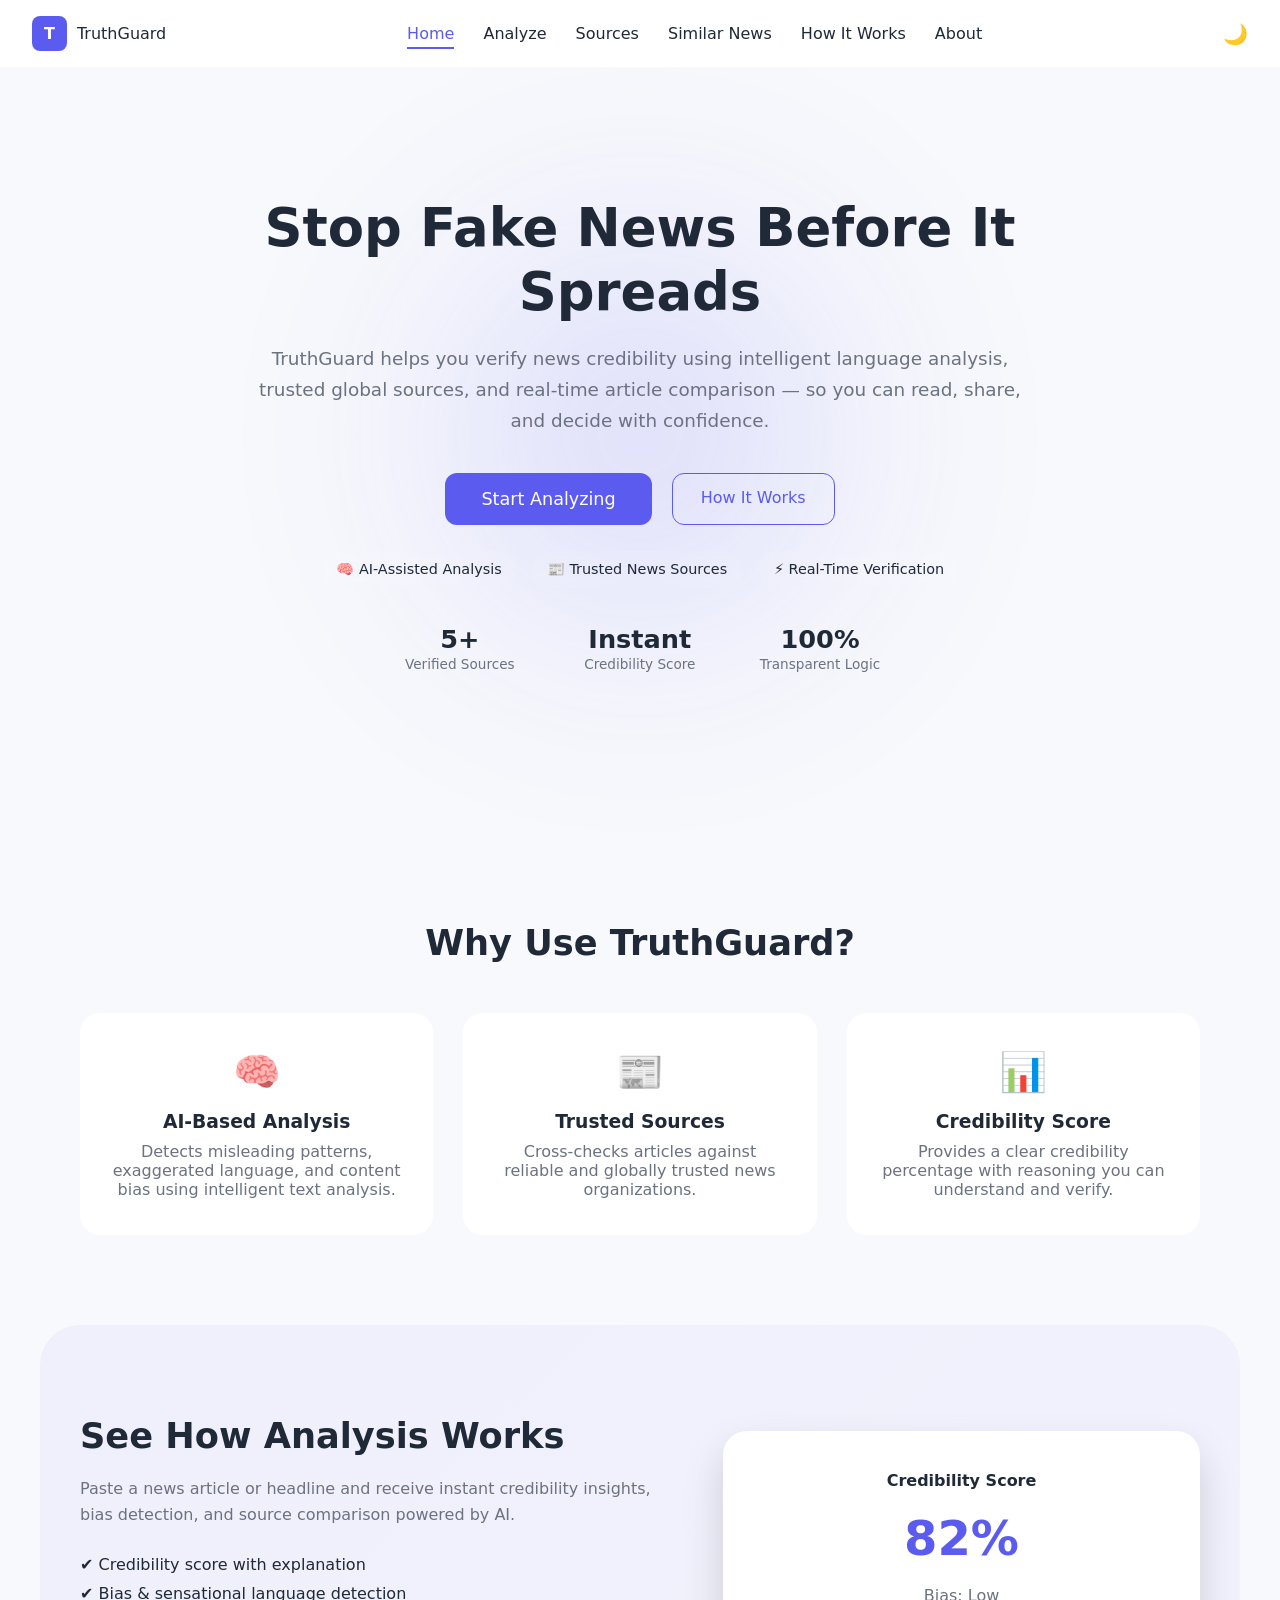
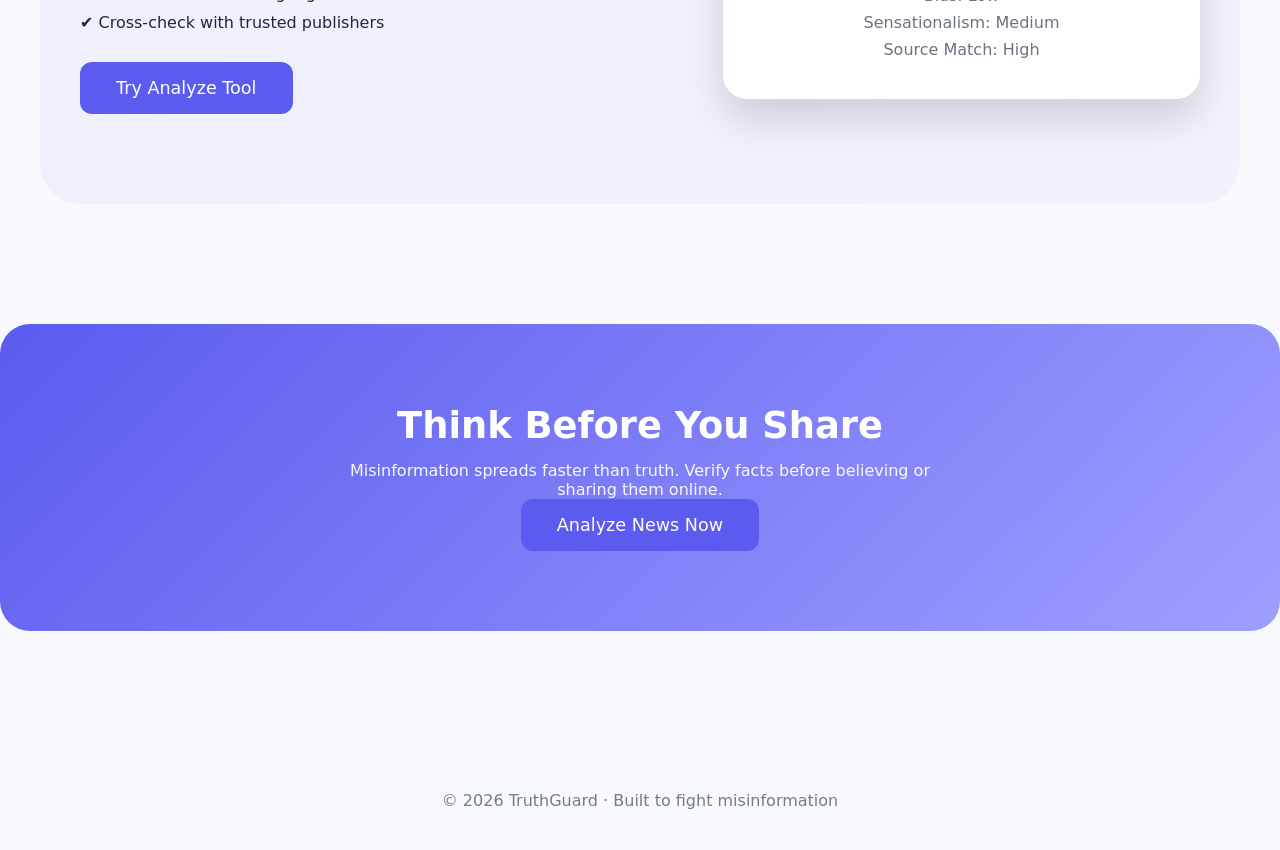
<file: index.html>
<!DOCTYPE html>
<html lang="en">
<head>
  <meta charset="UTF-8" />
  <meta name="viewport" content="width=device-width, initial-scale=1.0" />
   <script>
    window.NEWS_API_KEY = window.NEWS_API_KEY || "{{ NEWS_API_KEY }}";
  </script>
  <title>TruthGuard | Combat Misinformation</title>

  <link rel="stylesheet" href="css/theme.css" />
  <link rel="stylesheet" href="css/base.css" />
  <link rel="stylesheet" href="css/home.css" />

  <script defer src="js/theme.js"></script>
</head>
<body>

<header class="navbar">
  <div class="logo">
    <span class="logo-icon">T</span>
    <span class="logo-text">TruthGuard</span>
  </div>

  <nav>
    <a class="active" href="index.html">Home</a>
    <a href="analyze.html">Analyze</a>
    <a href="sources.html">Sources</a>
    <a href="similar.html">Similar News</a>
    <a href="how-it-works.html">How It Works</a>
    <a href="about.html">About</a>
  </nav>

  <button id="themeToggle" class="theme-toggle">🌙</button>
</header>

<section class="hero-landing">
  <div class="hero-glow"></div>

  <div class="hero-content">
    <h1 class="hero-title">
      Stop Fake News Before It Spreads
    </h1>

    <p class="hero-subtitle">
      TruthGuard helps you verify news credibility using intelligent language
      analysis, trusted global sources, and real-time article comparison —
      so you can read, share, and decide with confidence.
    </p>

    <div class="hero-actions">
      <a href="analyze.html" class="primary-btn large">Start Analyzing</a>
      <a href="how-it-works.html" class="secondary-btn">How It Works</a>
    </div>

    <div class="hero-badges">
      <span>🧠 AI-Assisted Analysis</span>
      <span>📰 Trusted News Sources</span>
      <span>⚡ Real-Time Verification</span>
    </div>

    <div class="hero-stats">
      <div>
        <strong>5+</strong>
        <span>Verified Sources</span>
      </div>
      <div>
        <strong>Instant</strong>
        <span>Credibility Score</span>
      </div>
      <div>
        <strong>100%</strong>
        <span>Transparent Logic</span>
      </div>
    </div>

  </div>
</section>

<section class="section section-center">
  <h2>Why Use TruthGuard?</h2>

  <div class="feature-grid">
    <div class="feature-card">
      <span>🧠</span>
      <h3>AI-Based Analysis</h3>
      <p>
        Detects misleading patterns, exaggerated language, and content bias
        using intelligent text analysis.
      </p>
    </div>

    <div class="feature-card">
      <span>📰</span>
      <h3>Trusted Sources</h3>
      <p>
        Cross-checks articles against reliable and globally trusted
        news organizations.
      </p>
    </div>

    <div class="feature-card">
      <span>📊</span>
      <h3>Credibility Score</h3>
      <p>
        Provides a clear credibility percentage with reasoning you can
        understand and verify.
      </p>
    </div>
  </div>
</section>

<section class="section analyze-preview">
  <div class="analyze-grid">

    <div class="analyze-text">
      <h2>See How Analysis Works</h2>

      <p class="section-subtext">
        Paste a news article or headline and receive instant credibility
        insights, bias detection, and source comparison powered by AI.
      </p>

      <ul class="analyze-features">
        <li>✔ Credibility score with explanation</li>
        <li>✔ Bias & sensational language detection</li>
        <li>✔ Cross-check with trusted publishers</li>
      </ul>

      <a href="analyze.html" class="primary-btn large">
        Try Analyze Tool
      </a>
    </div>

    <div class="analyze-visual">
      <div class="analysis-card">
        <h4>Credibility Score</h4>
        <div class="fake-score">82%</div>

        <div class="fake-bars">
          <span>Bias: Low</span>
          <span>Sensationalism: Medium</span>
          <span>Source Match: High</span>
        </div>
      </div>
    </div>

  </div>
</section>

<section class="cta">
  <h2>Think Before You Share</h2>
  <p>
    Misinformation spreads faster than truth.
    Verify facts before believing or sharing them online.
  </p>

  <a href="analyze.html" class="primary-btn large">
    Analyze News Now
  </a>
</section>

<footer class="footer">
  © 2026 TruthGuard · Built to fight misinformation
</footer>

</body>
</html>
</file>
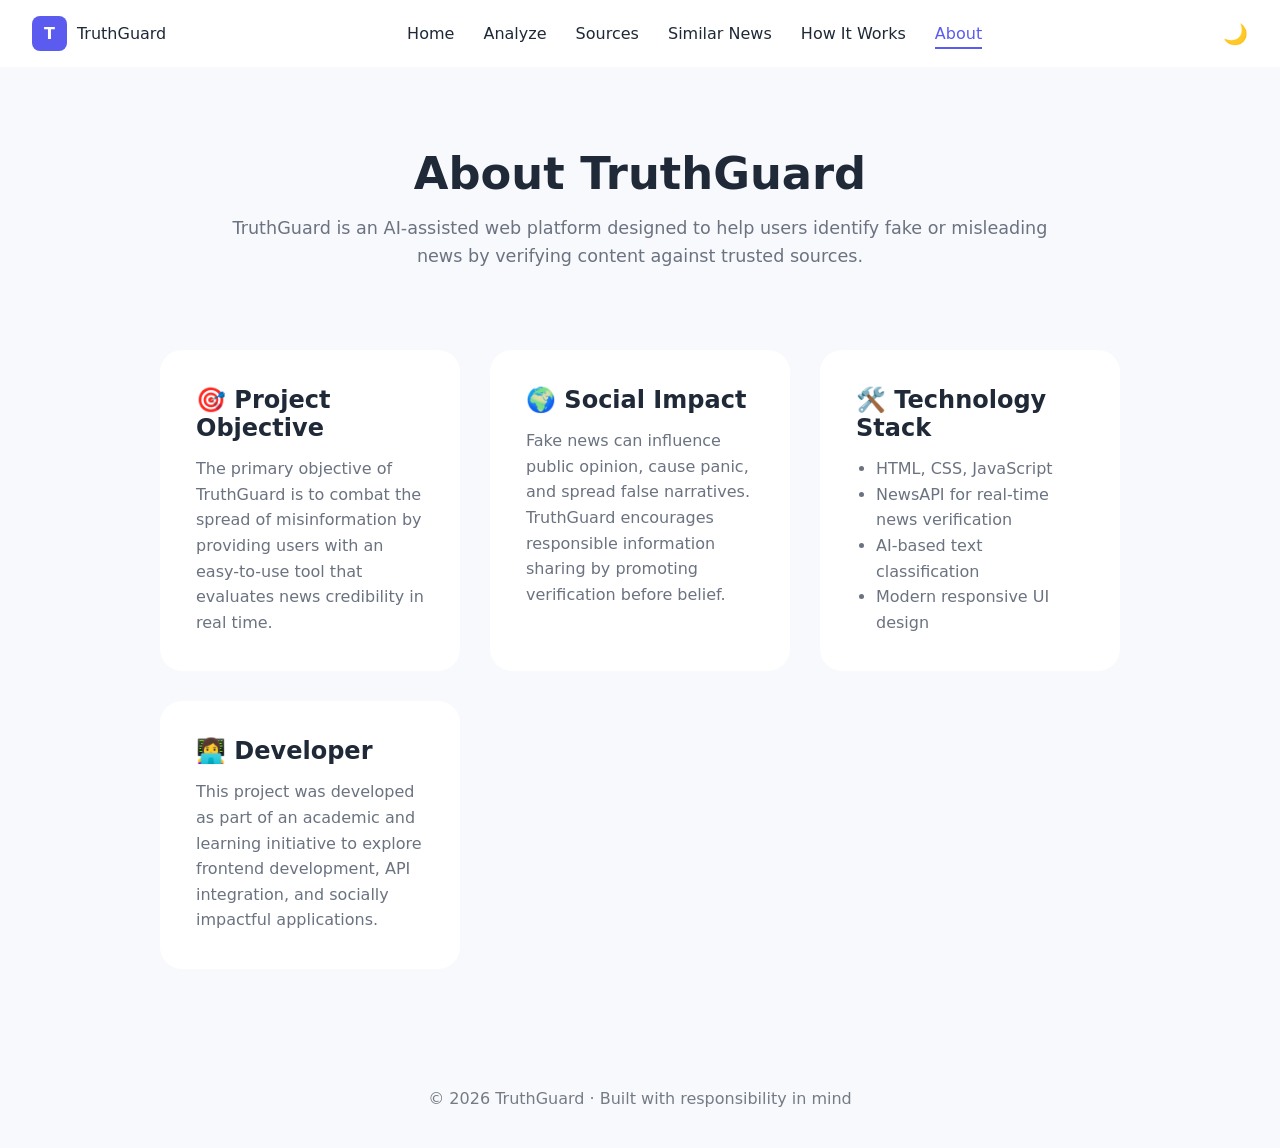
<file: about.html>
<!DOCTYPE html>
<html lang="en">
<head>
  <meta charset="UTF-8" />
  <meta name="viewport" content="width=device-width, initial-scale=1.0" />
   <script>
    window.NEWS_API_KEY = window.NEWS_API_KEY || "{{ NEWS_API_KEY }}";
  </script>
  <title>About | TruthGuard</title>

  <link rel="stylesheet" href="css/theme.css" />
  <link rel="stylesheet" href="css/base.css" />
  <link rel="stylesheet" href="css/about.css" />

  <script defer src="js/theme.js"></script>
</head>
<body>

<header class="navbar">
  <div class="logo">
    <span class="logo-icon">T</span>
    <span class="logo-text">TruthGuard</span>
  </div>

  <nav>
    <a href="index.html">Home</a>
    <a href="analyze.html">Analyze</a>
    <a href="sources.html">Sources</a>
    <a href="similar.html">Similar News</a>
    <a href="how-it-works.html">How It Works</a>
    <a class="active" href="about.html">About</a>
  </nav>

  <button id="themeToggle" class="theme-toggle">🌙</button>
</header>

<section class="about-header">
  <h1>About TruthGuard</h1>
  <p>
    TruthGuard is an AI-assisted web platform designed to help users
    identify fake or misleading news by verifying content against
    trusted sources.
  </p>
</section>

<section class="about-content">

  <div class="about-card">
    <h2>🎯 Project Objective</h2>
    <p>
      The primary objective of TruthGuard is to combat the spread of
      misinformation by providing users with an easy-to-use tool
      that evaluates news credibility in real time.
    </p>
  </div>

  <div class="about-card">
    <h2>🌍 Social Impact</h2>
    <p>
      Fake news can influence public opinion, cause panic, and spread
      false narratives. TruthGuard encourages responsible information
      sharing by promoting verification before belief.
    </p>
  </div>

  <div class="about-card">
    <h2>🛠️ Technology Stack</h2>
    <ul>
      <li>HTML, CSS, JavaScript</li>
      <li>NewsAPI for real-time news verification</li>
      <li>AI-based text classification</li>
      <li>Modern responsive UI design</li>
    </ul>
  </div>

  <div class="about-card">
    <h2>👩‍💻 Developer</h2>
    <p>
      This project was developed as part of an academic and learning
      initiative to explore frontend development, API integration,
      and socially impactful applications.
    </p>
  </div>

</section>

<footer class="footer">
  © 2026 TruthGuard · Built with responsibility in mind
</footer>

</body>
</html>
</file>
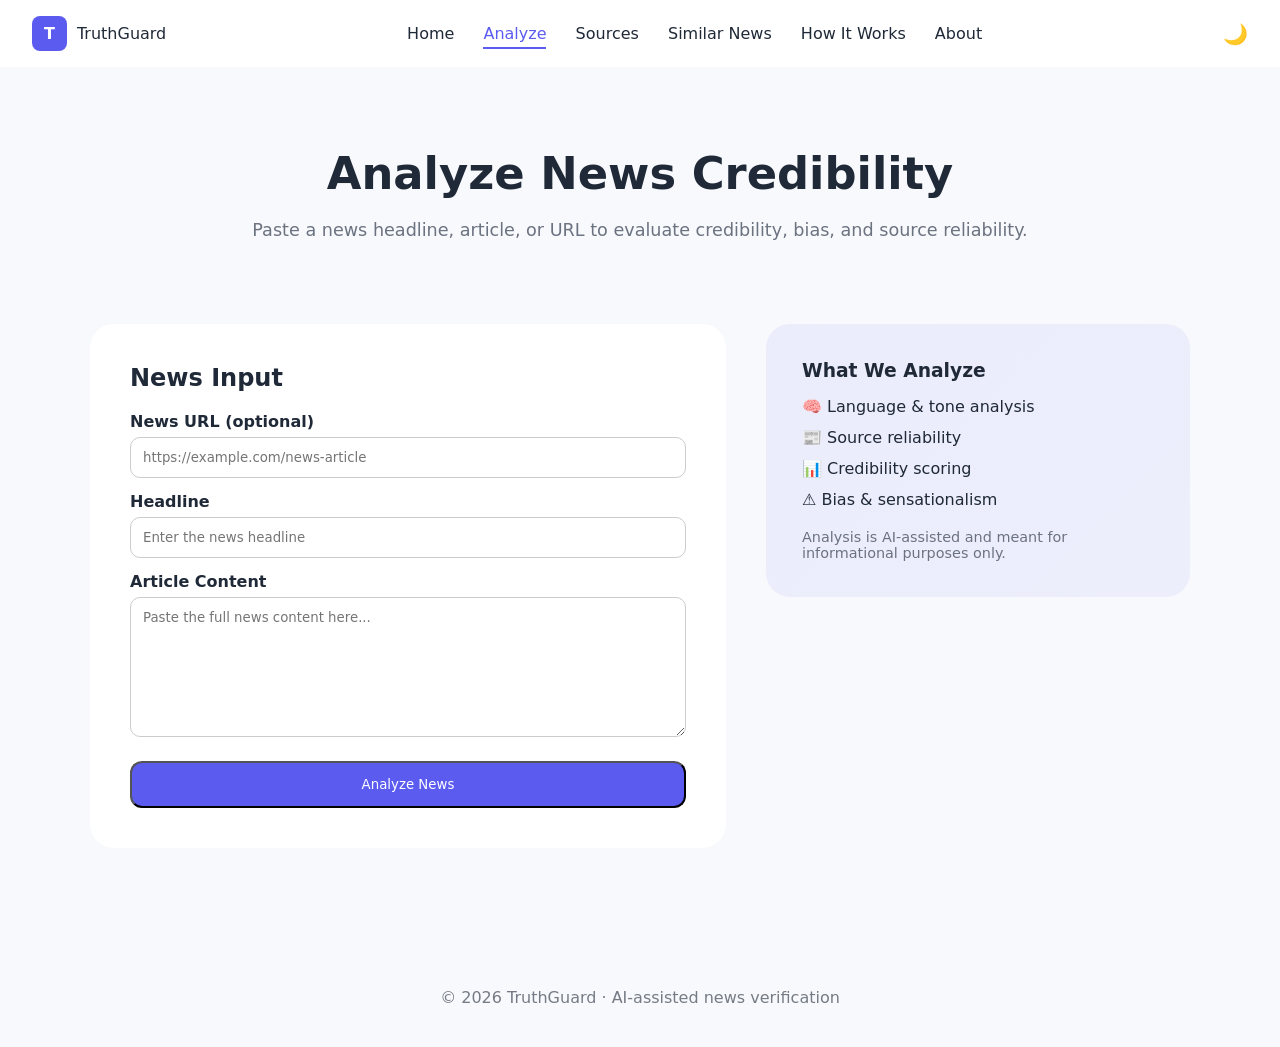
<file: analyze.html>
<!DOCTYPE html>
<html lang="en">
<head>
  <meta charset="UTF-8" />
  <meta name="viewport" content="width=device-width, initial-scale=1.0" />
   <script>
    window.NEWS_API_KEY = window.NEWS_API_KEY || "{{ NEWS_API_KEY }}";
  </script>
  <title>Analyze News | TruthGuard</title>

  <link rel="stylesheet" href="css/theme.css" />
  <link rel="stylesheet" href="css/base.css" />
  <link rel="stylesheet" href="css/analyze.css" />

  <script defer src="js/theme.js"></script>
</head>
<body>

<header class="navbar">
  <div class="logo">
    <span class="logo-icon">T</span>
    <span class="logo-text">TruthGuard</span>
  </div>

  <nav>
    <a href="index.html">Home</a>
    <a class="active" href="analyze.html">Analyze</a>
    <a href="sources.html">Sources</a>
    <a href="similar.html">Similar News</a>
    <a href="how-it-works.html">How It Works</a>
    <a href="about.html">About</a>
  </nav>

  <button id="themeToggle" class="theme-toggle">🌙</button>
</header>

<section class="analyze-header">
  <h1>Analyze News Credibility</h1>
  <p>
    Paste a news headline, article, or URL to evaluate credibility,
    bias, and source reliability.
  </p>
</section>

<section class="analyze-section">
  <div class="analyze-container">

    <div class="analyze-card">
      <h2>News Input</h2>

      <label>News URL (optional)</label>
      <input
        type="text"
        id="newsUrl"
        placeholder="https://example.com/news-article"
      />

      <label>Headline</label>
      <input
        type="text"
        id="newsTitle"
        placeholder="Enter the news headline"
      />

      <label>Article Content</label>
      <textarea
        id="newsContent"
        placeholder="Paste the full news content here..."
      ></textarea>

      <button
        class="primary-btn full"
        onclick="analyzeNews()"
      >
        Analyze News
      </button>
    </div>

    <div class="info-card">
      <h3>What We Analyze</h3>

      <ul>
        <li>🧠 Language & tone analysis</li>
        <li>📰 Source reliability</li>
        <li>📊 Credibility scoring</li>
        <li>⚠️ Bias & sensationalism</li>
      </ul>

      <p class="info-note">
        Analysis is AI-assisted and meant for informational purposes only.
      </p>
    </div>

  </div>
</section>

<footer class="footer">
  © 2026 TruthGuard · AI-assisted news verification
</footer>

<script src="js/analyze.js"></script>

</body>
</html>
</file>
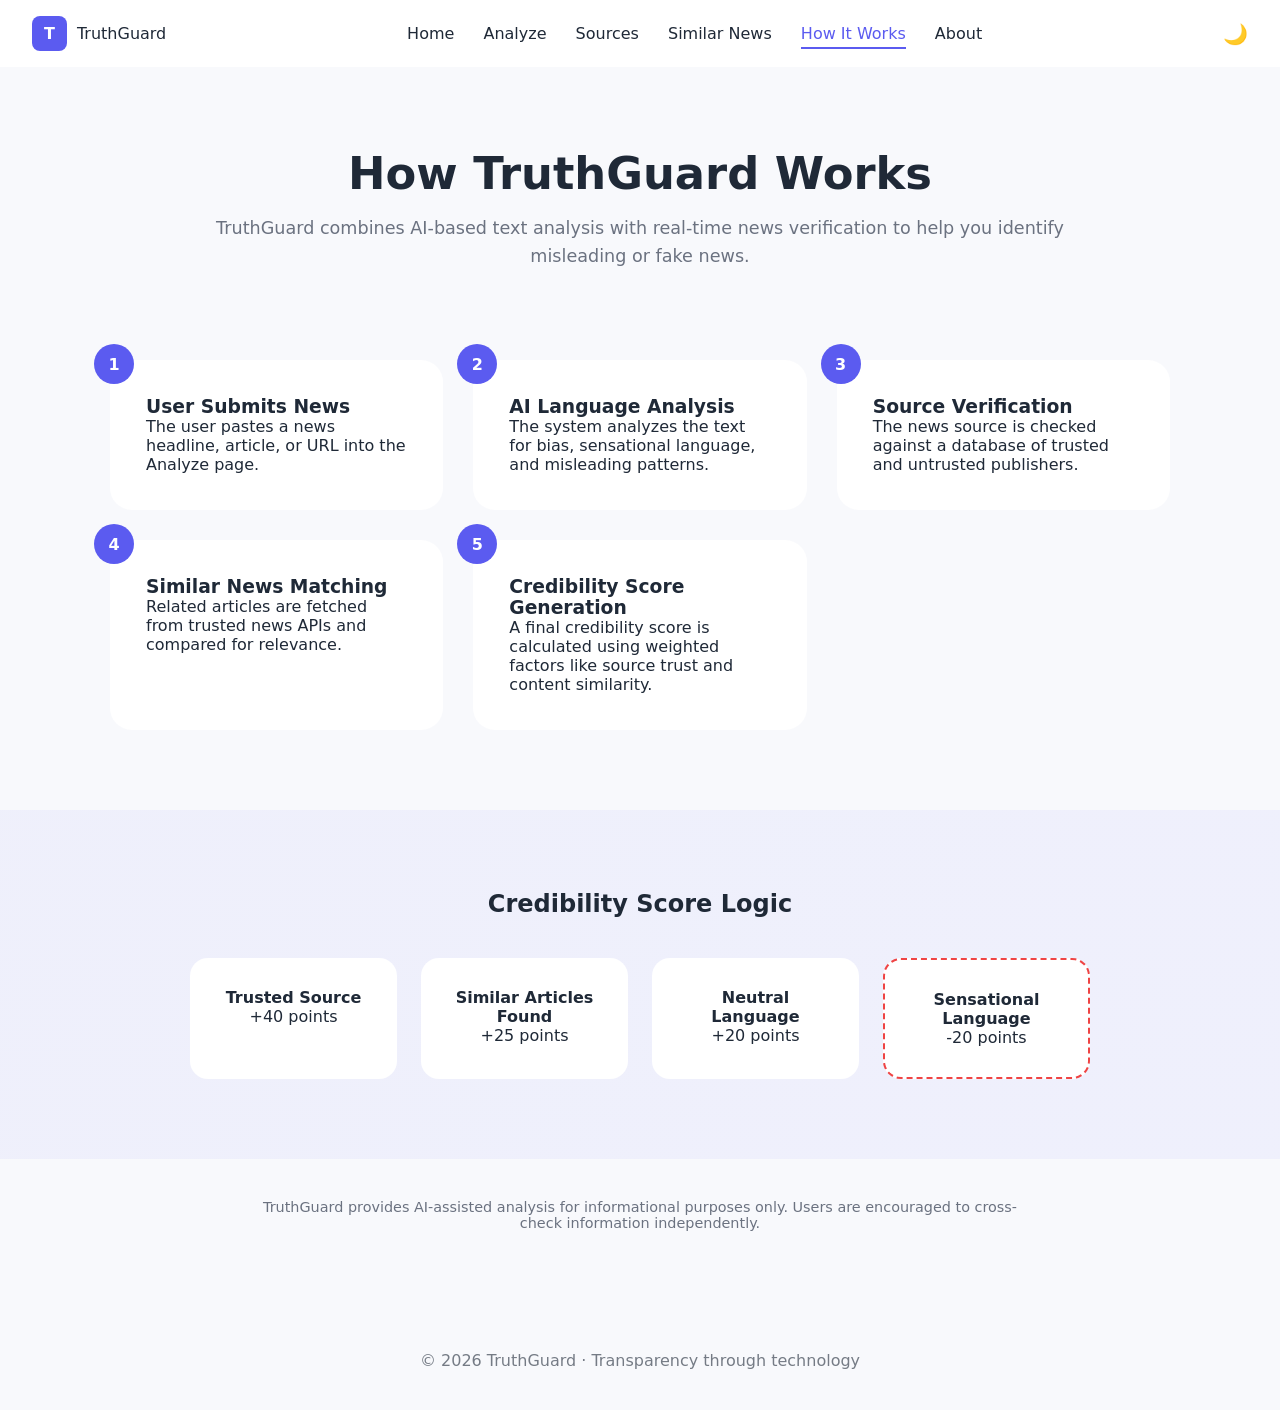
<file: how-it-works.html>
<!DOCTYPE html>
<html lang="en">
<head>
  <meta charset="UTF-8" />
  <meta name="viewport" content="width=device-width, initial-scale=1.0" />
   <script>
    window.NEWS_API_KEY = window.NEWS_API_KEY || "{{ NEWS_API_KEY }}";
  </script>
  <title>How It Works | TruthGuard</title>

  <link rel="stylesheet" href="css/theme.css" />
  <link rel="stylesheet" href="css/base.css" />
  <link rel="stylesheet" href="css/how-it-works.css" />

  <script defer src="js/theme.js"></script>
</head>
<body>

<header class="navbar">
  <div class="logo">
    <span class="logo-icon">T</span>
    <span class="logo-text">TruthGuard</span>
  </div>

  <nav>
    <a href="index.html">Home</a>
    <a href="analyze.html">Analyze</a>
    <a href="sources.html">Sources</a>
    <a href="similar.html">Similar News</a>
    <a class="active" href="how-it-works.html">How It Works</a>
    <a href="about.html">About</a>
  </nav>

  <button id="themeToggle" class="theme-toggle">🌙</button>
</header>

<section class="how-header">
  <h1>How TruthGuard Works</h1>
  <p>
    TruthGuard combines AI-based text analysis with real-time news
    verification to help you identify misleading or fake news.
  </p>
</section>

<section class="how-steps">

  <div class="step-card">
    <span class="step-number">1</span>
    <h3>User Submits News</h3>
    <p>
      The user pastes a news headline, article, or URL into the
      Analyze page.
    </p>
  </div>

  <div class="step-card">
    <span class="step-number">2</span>
    <h3>AI Language Analysis</h3>
    <p>
      The system analyzes the text for bias, sensational language,
      and misleading patterns.
    </p>
  </div>

  <div class="step-card">
    <span class="step-number">3</span>
    <h3>Source Verification</h3>
    <p>
      The news source is checked against a database of trusted and
      untrusted publishers.
    </p>
  </div>

  <div class="step-card">
    <span class="step-number">4</span>
    <h3>Similar News Matching</h3>
    <p>
      Related articles are fetched from trusted news APIs and
      compared for relevance.
    </p>
  </div>

  <div class="step-card">
    <span class="step-number">5</span>
    <h3>Credibility Score Generation</h3>
    <p>
      A final credibility score is calculated using weighted
      factors like source trust and content similarity.
    </p>
  </div>

</section>

<section class="how-logic">
  <h2>Credibility Score Logic</h2>

  <div class="logic-grid">
    <div class="logic-card">
      <h4>Trusted Source</h4>
      <p>+40 points</p>
    </div>

    <div class="logic-card">
      <h4>Similar Articles Found</h4>
      <p>+25 points</p>
    </div>

    <div class="logic-card">
      <h4>Neutral Language</h4>
      <p>+20 points</p>
    </div>

    <div class="logic-card warning">
      <h4>Sensational Language</h4>
      <p>-20 points</p>
    </div>
  </div>
</section>

<section class="how-note">
  <p>
    TruthGuard provides AI-assisted analysis for informational purposes only.
    Users are encouraged to cross-check information independently.
  </p>
</section>

<footer class="footer">
  © 2026 TruthGuard · Transparency through technology
</footer>

</body>
</html>
</file>
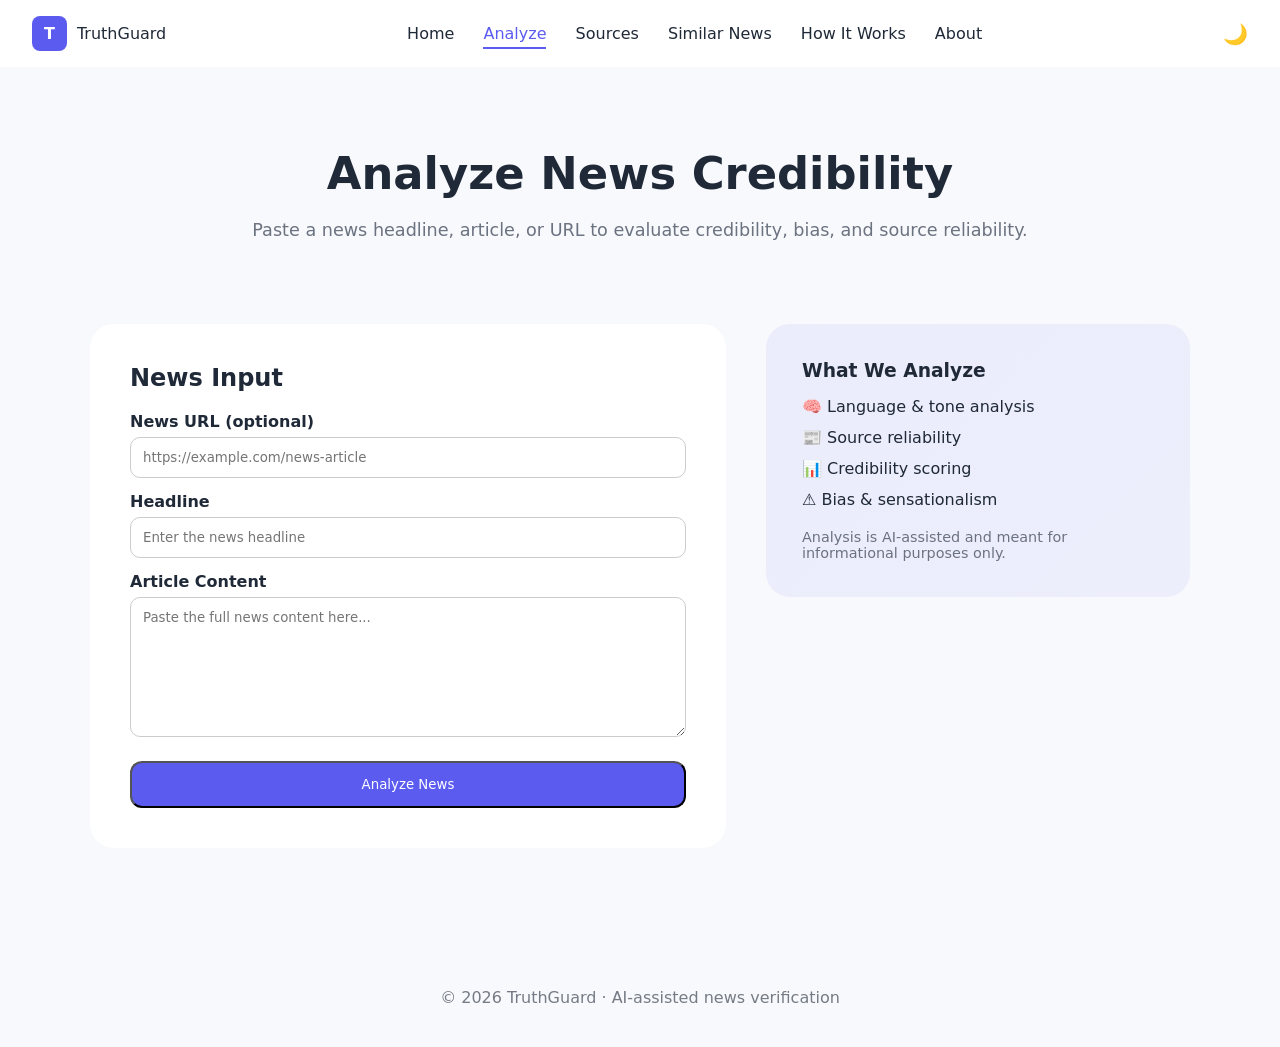
<file: result.html>
<!DOCTYPE html>
<html lang="en">
<head>
  <meta charset="UTF-8" />
  <meta name="viewport" content="width=device-width, initial-scale=1.0" />
   <script>
    window.NEWS_API_KEY = window.NEWS_API_KEY || "{{ NEWS_API_KEY }}";
  </script>
  <title>Analysis Result | TruthGuard</title>

  <link rel="stylesheet" href="css/theme.css" />
  <link rel="stylesheet" href="css/base.css" />
  <link rel="stylesheet" href="css/result.css" />

  <script defer src="js/theme.js"></script>
  <script src="js/newsApi.js"></script>
  <script defer src="js/result.js"></script>
</head>
<body>

<header class="navbar">
  <div class="logo">
    <span class="logo-icon">T</span>
    <span class="logo-text">TruthGuard</span>
  </div>

  <nav>
    <a href="index.html">Home</a>
    <a href="analyze.html">Analyze</a>
    <a href="sources.html">Sources</a>
    <a href="similar.html">Similar News</a>
  </nav>

  <button id="themeToggle" class="theme-toggle">🌙</button>
</header>

<section class="result-section">

  <div class="result-card">

    <h1>Credibility Analysis</h1>

    <h3 id="resultTitle" class="result-title">
      News Title Appears Here
    </h3>

    <div class="score-wrapper">
      <svg class="score-ring" width="160" height="160">
        <circle cx="80" cy="80" r="70" />
        <circle cx="80" cy="80" r="70" id="progressCircle" />
      </svg>

      <div class="score-text">
        <span id="score">0%</span>
      </div>
    </div>

    <p id="verdict" class="verdict">
      Analyzing...
    </p>

    <ul id="reasons" class="reason-list">
    </ul>

    <div class="result-actions">
      <a href="analyze.html" class="primary-btn">
        Analyze Another News
      </a>

      <a href="similar.html" class="secondary-btn">
        View Similar News
      </a>
    </div>

  </div>

</section>

<footer class="footer">
  © 2026 TruthGuard · Transparent credibility analysis
</footer>

</body>
</html>
</file>
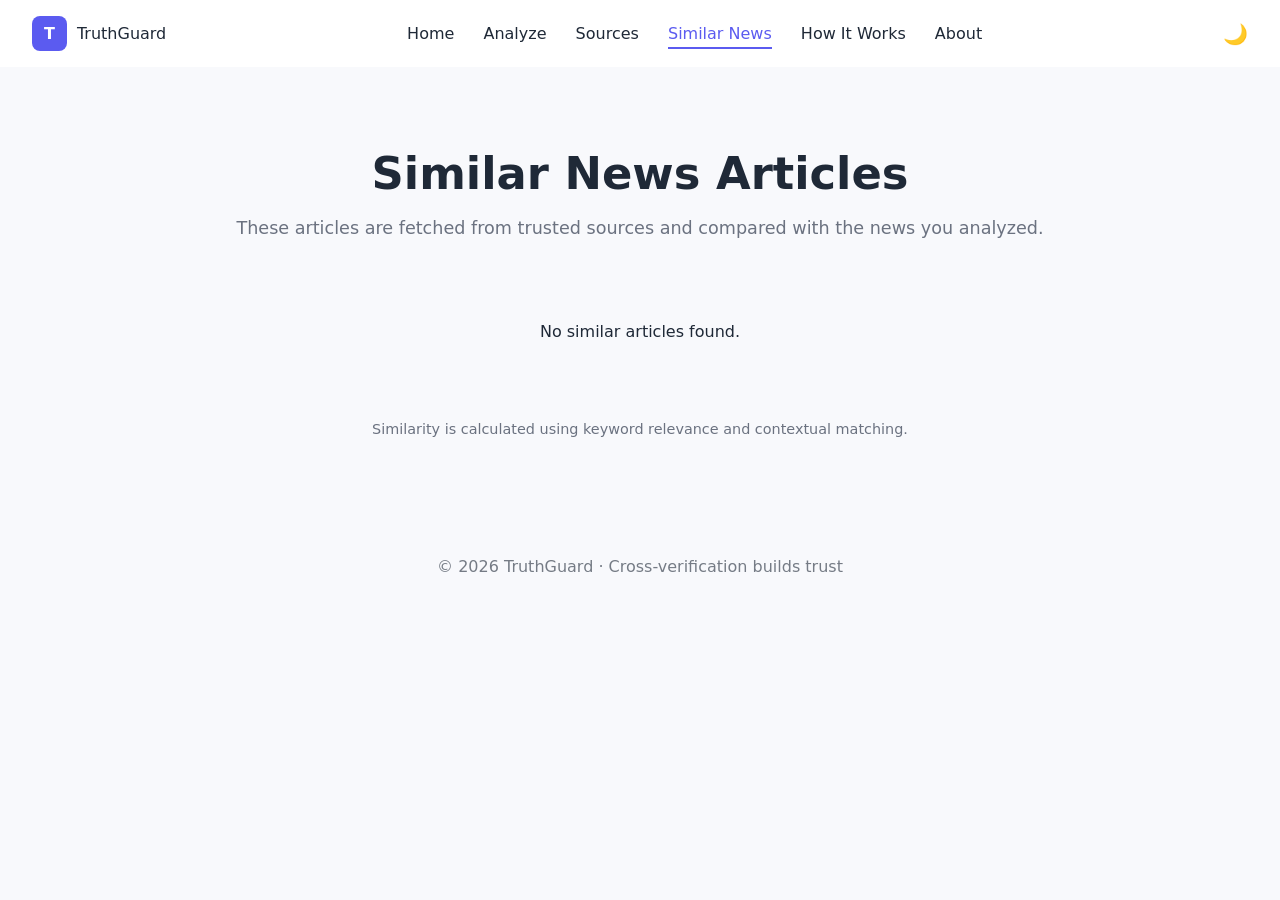
<file: similar.html>
<!DOCTYPE html>
<html lang="en">
<head>
  <meta charset="UTF-8" />
  <meta name="viewport" content="width=device-width, initial-scale=1.0" />
   <script>
    window.NEWS_API_KEY = window.NEWS_API_KEY || "{{ NEWS_API_KEY }}";
  </script>
  <title>Similar News | TruthGuard</title>

  <link rel="stylesheet" href="css/theme.css" />
  <link rel="stylesheet" href="css/base.css" />
  <link rel="stylesheet" href="css/similar.css" />

  <script defer src="js/theme.js"></script>
</head>
<body>

<header class="navbar">
  <div class="logo">
    <span class="logo-icon">T</span>
    <span class="logo-text">TruthGuard</span>
  </div>

  <nav>
    <a href="index.html">Home</a>
    <a href="analyze.html">Analyze</a>
    <a href="sources.html">Sources</a>
    <a class="active" href="similar.html">Similar News</a>
    <a href="how-it-works.html">How It Works</a>
    <a href="about.html">About</a>
  </nav>

  <button id="themeToggle" class="theme-toggle">🌙</button>
</header>

<section class="similar-header">
  <h1>Similar News Articles</h1>
  <p>
    These articles are fetched from trusted sources and compared
    with the news you analyzed.
  </p>
</section>

<section class="similar-section">
  <div class="similar-container" id="similarContainer">
    
  </div>
</section>

<section class="similar-note">
  <p>
    Similarity is calculated using keyword relevance and contextual matching.
  </p>
</section>

<footer class="footer">
  © 2026 TruthGuard · Cross-verification builds trust
</footer>

<script src="js/newsApi.js"></script>
<script src="js/similar.js"></script>

</body>
</html>
</file>
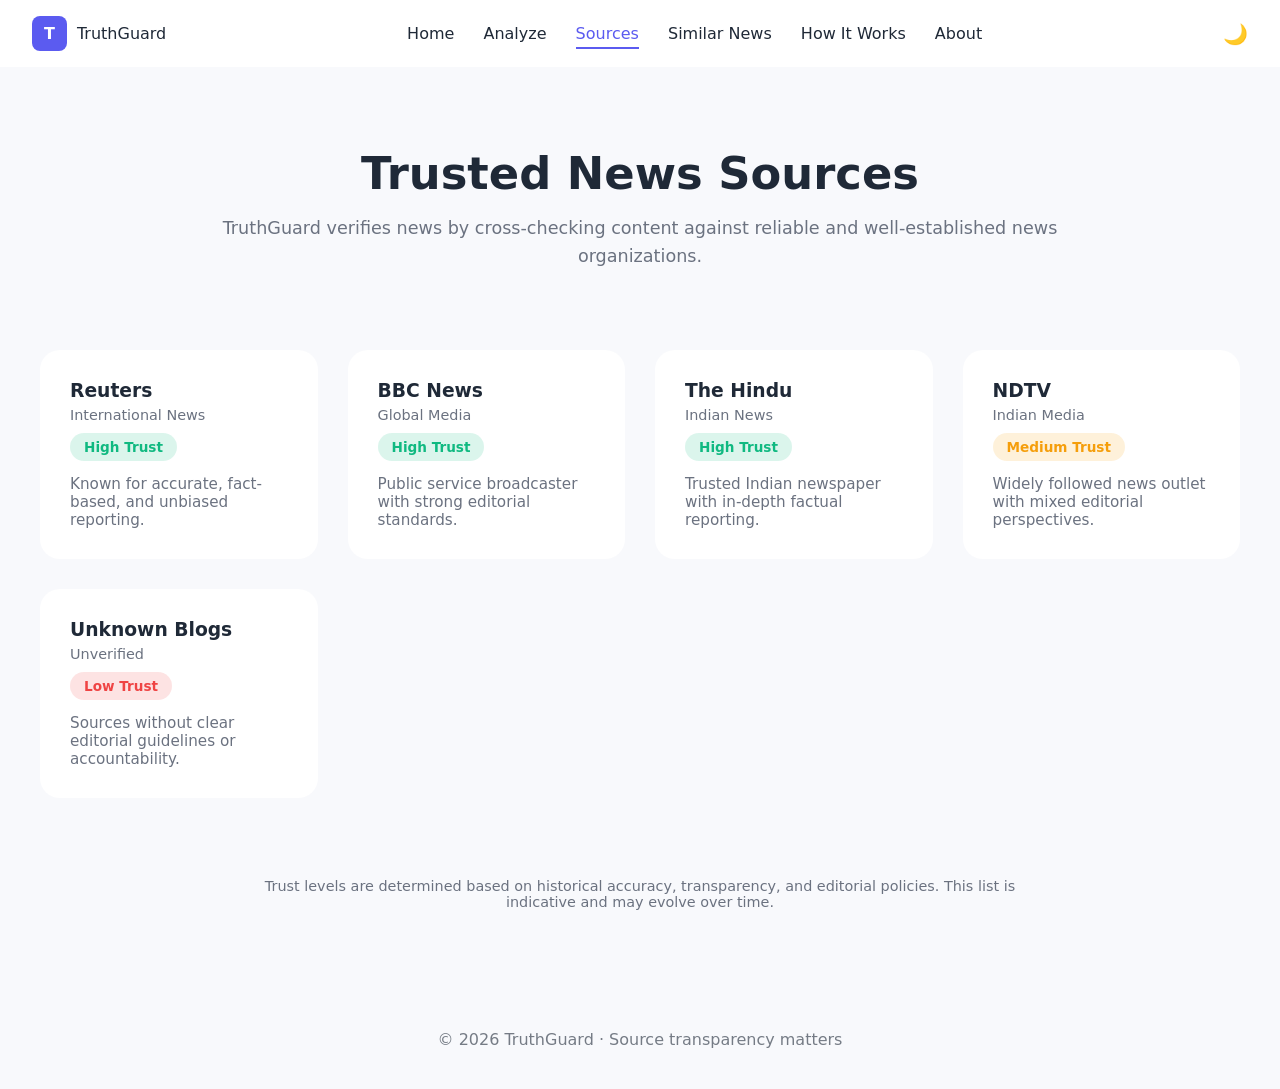
<file: sources.html>
<!DOCTYPE html>
<html lang="en">
<head>
  <meta charset="UTF-8" />
  <meta name="viewport" content="width=device-width, initial-scale=1.0" />
   <script>
    window.NEWS_API_KEY = window.NEWS_API_KEY || "{{ NEWS_API_KEY }}";
  </script>
  <title>Trusted Sources | TruthGuard</title>

  <link rel="stylesheet" href="css/theme.css" />
  <link rel="stylesheet" href="css/base.css" />
  <link rel="stylesheet" href="css/sources.css" />

  <script defer src="js/theme.js"></script>
</head>
<body>

<header class="navbar">
  <div class="logo">
    <span class="logo-icon">T</span>
    <span class="logo-text">TruthGuard</span>
  </div>

  <nav>
    <a href="index.html">Home</a>
    <a href="analyze.html">Analyze</a>
    <a class="active" href="sources.html">Sources</a>
    <a href="similar.html">Similar News</a>
    <a href="how-it-works.html">How It Works</a>
    <a href="about.html">About</a>
  </nav>

  <button id="themeToggle" class="theme-toggle">🌙</button>
</header>

<section class="sources-header">
  <h1>Trusted News Sources</h1>
  <p>
    TruthGuard verifies news by cross-checking content against
    reliable and well-established news organizations.
  </p>
</section>


<section class="sources-section">
  <div class="sources-grid">

    <div class="source-card">
      <h3>Reuters</h3>
      <p class="category">International News</p>
      <span class="badge high">High Trust</span>
      <p class="desc">
        Known for accurate, fact-based, and unbiased reporting.
      </p>
    </div>

    <div class="source-card">
      <h3>BBC News</h3>
      <p class="category">Global Media</p>
      <span class="badge high">High Trust</span>
      <p class="desc">
        Public service broadcaster with strong editorial standards.
      </p>
    </div>

    <div class="source-card">
      <h3>The Hindu</h3>
      <p class="category">Indian News</p>
      <span class="badge high">High Trust</span>
      <p class="desc">
        Trusted Indian newspaper with in-depth factual reporting.
      </p>
    </div>

    <div class="source-card">
      <h3>NDTV</h3>
      <p class="category">Indian Media</p>
      <span class="badge medium">Medium Trust</span>
      <p class="desc">
        Widely followed news outlet with mixed editorial perspectives.
      </p>
    </div>

    <div class="source-card">
      <h3>Unknown Blogs</h3>
      <p class="category">Unverified</p>
      <span class="badge low">Low Trust</span>
      <p class="desc">
        Sources without clear editorial guidelines or accountability.
      </p>
    </div>

  </div>
</section>

<section class="sources-note">
  <p>
    Trust levels are determined based on historical accuracy,
    transparency, and editorial policies. This list is indicative
    and may evolve over time.
  </p>
</section>

<footer class="footer">
  © 2026 TruthGuard · Source transparency matters
</footer>
</body>
</html>
</file>
<file: css/theme.css>
:root {
  --bg: #f8f9fc;
  --card: #ffffff;
  --text: #1f2937;
  --muted: #6b7280;
  --primary: #5b5bf0;
  --secondary: #9f9fff;
}

[data-theme="dark"] {
  --bg: #0b1220;
  --card: #1e293b;
  --text: #e5e7eb;
  --muted: #9ca3af;
  --primary: #7c7cff;
  --secondary: #a5b4ff;
}
</file>
<file: css/base.css>
* {
  box-sizing: border-box;
  margin: 0;
  padding: 0;
  font-family: system-ui, sans-serif;
}

body {
  background: var(--bg);
  color: var(--text);
}

.navbar {
  position: sticky;
  top: 0;
  z-index: 100;
  display: flex;
  justify-content: space-between;
  align-items: center;
  padding: 16px 32px;
  background: var(--card);
  backdrop-filter: blur(10px);
}

.logo {
  display: flex;
  gap: 10px;
  align-items: center;
}

.logo-icon {
  background: var(--primary);
  color: white;
  padding: 8px 12px;
  border-radius: 8px;
  font-weight: bold;
}

nav a {
  margin: 0 12px;
  text-decoration: none;
  color: var(--text);
  position: relative;
}

nav a.active {
  color: var(--primary);
}

nav a.active::after {
  content: "";
  position: absolute;
  width: 100%;
  height: 2px;
  background: var(--primary);
  bottom: -6px;
  left: 0;
}

.theme-toggle {
  font-size: 20px;
  background: none;
  border: none;
  cursor: pointer;
}

.primary-btn {
  background: var(--primary);
  color: white;
  padding: 14px 28px;
  border-radius: 12px;
  text-decoration: none;
  display: inline-block;
}

.primary-btn.large {
  font-size: 1.1rem;
  padding: 16px 36px;
}

.secondary-btn {
  padding: 14px 28px;
  border-radius: 12px;
  border: 1px solid var(--primary);
  color: var(--primary);
  text-decoration: none;
}

.section {
  padding: 80px 40px;
  max-width: 1200px;
  margin: auto;
}
</file>
<file: css/home.css>
.hero-landing {
  min-height: 85vh;
  display: flex;
  align-items: center;
  justify-content: center;
  text-align: center;
  padding: 30px 20px 60px;
  position: relative;
  overflow: hidden;
}


.hero-content {
  max-width: 820px;
  z-index: 2;
}

.hero-content h1 {
  font-size: 3.3rem;
  font-weight: 700;
  line-height: 1.2;
  margin-bottom: 20px;
}

.hero-content p {
  font-size: 1.15rem;
  color: var(--muted);
  line-height: 1.7;
  max-width: 780px;
  margin: 0 auto;
}

.hero-actions {
  margin-top: 36px;
  display: flex;
  justify-content: center;
  gap: 20px;
  flex-wrap: wrap;
}

.hero-badges {
  display: flex;
  justify-content: center;
  align-items: center;
  gap: 14px;
  margin-top: 26px;
  flex-wrap: wrap;
}

.hero-badges span {
  display: inline-flex;
  align-items: center;
  gap: 6px;
  padding: 10px 16px;
  border-radius: 999px;
  background: rgba(255, 255, 255, 0.06);
  font-size: 0.9rem;
  white-space: nowrap;
  backdrop-filter: blur(6px);
}

.hero-stats {
  display: flex;
  justify-content: center;
  align-items: center;
  gap: 60px;
  margin-top: 36px;
  flex-wrap: wrap;
}

.hero-stats div {
  text-align: center;
  min-width: 120px;
}

.hero-stats strong {
  font-size: 1.6rem;
  font-weight: 700;
  display: block;
}

.hero-stats span {
  font-size: 0.85rem;
  color: var(--muted);
}

.hero-glow {
  position: absolute;
  width: 520px;
  height: 520px;
  background: radial-gradient(circle, var(--primary), transparent 70%);
  opacity: 0.3;
  filter: blur(120px);
}

.section {
  padding: 90px 40px;
  max-width: 1200px;
  margin: auto;
}

.section-center {
  text-align: center;
}

.section h2 {
  font-size: 2.2rem;
  margin-bottom: 50px;
}

.feature-grid {
  display: grid;
  grid-template-columns: repeat(auto-fit, minmax(260px, 1fr));
  gap: 30px;
}

.feature-card {
  background: var(--card);
  padding: 36px 30px;
  border-radius: 20px;
  text-align: center;
  transition: transform 0.3s ease, box-shadow 0.3s ease;
}

.feature-card span {
  font-size: 2.4rem;
}

.feature-card h3 {
  margin: 16px 0 10px;
}

.feature-card p {
  color: var(--muted);
}

.feature-card:hover {
  transform: translateY(-8px);
  box-shadow: 0 20px 40px rgba(0, 0, 0, 0.15);
}

.analyze-preview {
  background: linear-gradient(
    135deg,
    rgba(91, 91, 240, 0.06),
    rgba(159, 159, 255, 0.08)
  );
  border-radius: 40px;
}

.analyze-grid {
  display: grid;
  grid-template-columns: 1.1fr 0.9fr;
  gap: 60px;
  align-items: center;
}

.analyze-text h2 {
  margin-bottom: 20px;
}

.section-subtext {
  color: var(--muted);
  margin-bottom: 28px;
  line-height: 1.6;
}

.analyze-features {
  list-style: none;
  margin-bottom: 30px;
}

.analyze-features li {
  margin-bottom: 10px;
}

.analysis-card {
  background: var(--card);
  padding: 40px;
  border-radius: 24px;
  text-align: center;
  box-shadow: 0 20px 40px rgba(0, 0, 0, 0.15);
}

.fake-score {
  font-size: 3rem;
  font-weight: bold;
  color: var(--primary);
  margin: 20px 0;
}

.fake-bars span {
  display: block;
  margin-top: 8px;
  color: var(--muted);
}

.cta {
  margin: 120px auto;
  padding: 80px 40px;
  border-radius: 30px;
  text-align: center;
  background: linear-gradient(135deg, var(--primary), var(--secondary));
  color: white;
}

.cta h2 {
  font-size: 2.3rem;
  margin-bottom: 14px;
}

.cta p {
  max-width: 600px;
  margin: auto;
  opacity: 0.95;
}

.footer {
  text-align: center;
  padding: 40px;
  opacity: 0.6;
}

@media (max-width: 900px) {
  .analyze-grid {
    grid-template-columns: 1fr;
    text-align: center;
  }
}

@media (max-width: 768px) {
  .hero-content h1 {
    font-size: 2.4rem;
  }

  .hero-stats {
    gap: 24px;
  }
}
</file>
<file: css/about.css>
.about-header {
  text-align: center;
  padding: 80px 20px 40px;
  max-width: 900px;
  margin: auto;
}

.about-header h1 {
  font-size: 2.8rem;
  margin-bottom: 14px;
}

.about-header p {
  color: var(--muted);
  font-size: 1.1rem;
  line-height: 1.6;
}

.about-content {
  max-width: 1000px;
  margin: auto;
  padding: 40px 20px 80px;
  display: grid;
  grid-template-columns: repeat(auto-fit, minmax(280px, 1fr));
  gap: 30px;
}

.about-card {
  background: var(--card);
  padding: 36px;
  border-radius: 22px;
  transition: transform 0.3s ease, box-shadow 0.3s ease;
}

.about-card:hover {
  transform: translateY(-6px);
  box-shadow: 0 18px 36px rgba(0, 0, 0, 0.15);
}

.about-card h2 {
  margin-bottom: 14px;
}

.about-card p,
.about-card li {
  color: var(--muted);
  line-height: 1.6;
}

.about-card ul {
  padding-left: 20px;
}

.footer {
  text-align: center;
  padding: 40px;
  opacity: 0.6;
}

@media (max-width: 600px) {
  .about-header h1 {
    font-size: 2.2rem;
  }
}
</file>
<file: css/analyze.css>
.analyze-header {
  text-align: center;
  padding: 80px 20px 40px;
  max-width: 900px;
  margin: auto;
}

.analyze-header h1 {
  font-size: 2.8rem;
  margin-bottom: 16px;
}

.analyze-header p {
  color: var(--muted);
  font-size: 1.1rem;
  line-height: 1.6;
}

.analyze-section {
  padding: 40px 20px 100px;
}

.analyze-container {
  max-width: 1100px;
  margin: auto;
  display: grid;
  grid-template-columns: 1.2fr 0.8fr;
  gap: 40px;
  align-items: start;
}

.analyze-card {
  background: var(--card);
  padding: 40px;
  border-radius: 24px;
}

.analyze-card h2 {
  margin-bottom: 20px;
}

.analyze-card label {
  display: block;
  margin: 14px 0 6px;
  font-weight: 600;
}

.analyze-card input,
.analyze-card textarea {
  width: 100%;
  padding: 12px;
  border-radius: 10px;
  border: 1px solid #ccc;
  background: transparent;
  color: var(--text);
}

.analyze-card textarea {
  min-height: 140px;
  resize: vertical;
}

.full {
  width: 100%;
  margin-top: 20px;
}

.info-card {
  background: linear-gradient(
    135deg,
    rgba(91, 91, 240, 0.08),
    rgba(159, 159, 255, 0.12)
  );
  padding: 36px;
  border-radius: 24px;
}

.info-card h3 {
  margin-bottom: 16px;
}

.info-card ul {
  list-style: none;
  padding-left: 0;
}

.info-card li {
  margin-bottom: 12px;
  font-size: 1rem;
}

.info-note {
  margin-top: 20px;
  font-size: 0.9rem;
  color: var(--muted);
}

.footer {
  text-align: center;
  padding: 40px;
  opacity: 0.6;
}

@media (max-width: 900px) {
  .analyze-container {
    grid-template-columns: 1fr;
  }

  .info-card {
    order: -1;
  }
}

@media (max-width: 600px) {
  .analyze-header h1 {
    font-size: 2.2rem;
  }
}
</file>
<file: css/how-it-works.css>
.how-header {
  text-align: center;
  padding: 80px 20px 50px;
  max-width: 900px;
  margin: auto;
}

.how-header h1 {
  font-size: 2.8rem;
  margin-bottom: 14px;
}

.how-header p {
  color: var(--muted);
  font-size: 1.1rem;
  line-height: 1.6;
}

.how-steps {
  max-width: 1100px;
  margin: auto;
  padding: 40px 20px 80px;
  display: grid;
  grid-template-columns: repeat(auto-fit, minmax(260px, 1fr));
  gap: 30px;
}

.step-card {
  background: var(--card);
  padding: 36px;
  border-radius: 22px;
  position: relative;
  transition: transform 0.3s ease, box-shadow 0.3s ease;
}

.step-card:hover {
  transform: translateY(-6px);
  box-shadow: 0 18px 36px rgba(0, 0, 0, 0.15);
}

.step-number {
  position: absolute;
  top: -16px;
  left: -16px;
  background: var(--primary);
  color: white;
  width: 40px;
  height: 40px;
  border-radius: 50%;
  display: flex;
  align-items: center;
  justify-content: center;
  font-weight: bold;
}

.how-logic {
  background: linear-gradient(
    135deg,
    rgba(91, 91, 240, 0.06),
    rgba(159, 159, 255, 0.1)
  );
  padding: 80px 20px;
}

.how-logic h2 {
  text-align: center;
  margin-bottom: 40px;
}

.logic-grid {
  max-width: 900px;
  margin: auto;
  display: grid;
  grid-template-columns: repeat(auto-fit, minmax(200px, 1fr));
  gap: 24px;
}

.logic-card {
  background: var(--card);
  padding: 30px;
  border-radius: 18px;
  text-align: center;
}

.logic-card.warning {
  border: 2px dashed #ef4444;
}

.how-note {
  max-width: 800px;
  margin: auto;
  padding: 40px 20px 80px;
  text-align: center;
  color: var(--muted);
  font-size: 0.9rem;
}

.footer {
  text-align: center;
  padding: 40px;
  opacity: 0.6;
}

@media (max-width: 600px) {
  .how-header h1 {
    font-size: 2.2rem;
  }
}
</file>
<file: css/result.css>
.result-section {
  min-height: calc(100vh - 120px);
  display: flex;
  align-items: center;
  justify-content: center;
  padding: 60px 20px;
}

.result-card {
  background: var(--card);
  max-width: 520px;
  width: 100%;
  padding: 50px 40px;
  border-radius: 28px;
  text-align: center;
  animation: fadeUp 0.8s ease forwards;
}

@keyframes fadeUp {
  from {
    opacity: 0;
    transform: translateY(40px);
  }
  to {
    opacity: 1;
    transform: translateY(0);
  }
}

.result-card h1 {
  margin-bottom: 12px;
}

.result-title {
  font-size: 1rem;
  color: var(--muted);
  margin-bottom: 30px;
}

.score-wrapper {
  position: relative;
  width: 160px;
  height: 160px;
  margin: 0 auto 20px;
}

.score-ring circle {
  fill: none;
  stroke-width: 12;
}

.score-ring circle:first-child {
  stroke: rgba(255, 255, 255, 0.1);
}

.score-ring circle#progressCircle {
  stroke: var(--primary);
  stroke-linecap: round;
  stroke-dasharray: 440;
  stroke-dashoffset: 440;
  transform: rotate(-90deg);
  transform-origin: center;
  transition: stroke-dashoffset 1s ease;
}

.score-text {
  position: absolute;
  inset: 0;
  display: flex;
  align-items: center;
  justify-content: center;
  font-size: 2.2rem;
  font-weight: 700;
}

.verdict {
  font-size: 1.2rem;
  font-weight: 600;
  margin: 14px 0 20px;
}

.reason-list {
  list-style: none;
  padding: 0;
  margin: 0 0 30px;
  text-align: left;
}

.reason-list li {
  margin-bottom: 10px;
  font-size: 0.95rem;
  color: var(--muted);
}

.result-actions {
  display: flex;
  gap: 14px;
  justify-content: center;
  flex-wrap: wrap;
}
</file>
<file: css/similar.css>
.similar-header {
  text-align: center;
  padding: 80px 20px 40px;
  max-width: 900px;
  margin: auto;
}

.similar-header h1 {
  font-size: 2.8rem;
  margin-bottom: 14px;
}

.similar-header p {
  color: var(--muted);
  font-size: 1.1rem;
  line-height: 1.6;
}

.similar-section {
  padding: 40px 20px 80px;
}

.similar-container {
  max-width: 1000px;
  margin: auto;
  display: grid;
  gap: 30px;
}

.similar-card {
  background: var(--card);
  padding: 30px;
  border-radius: 22px;
  transition: transform 0.3s ease, box-shadow 0.3s ease;
}

.similar-card:hover {
  transform: translateY(-6px);
  box-shadow: 0 18px 36px rgba(0, 0, 0, 0.15);
}

.similar-top {
  display: flex;
  justify-content: space-between;
  align-items: flex-start;
  gap: 20px;
}

.similar-top h3 {
  margin: 0;
  font-size: 1.2rem;
}

.meta {
  margin: 10px 0;
  font-size: 0.9rem;
  color: var(--muted);
}

.desc {
  margin: 12px 0 18px;
  color: var(--muted);
  line-height: 1.6;
}

.read-link {
  text-decoration: none;
  font-weight: 600;
  color: var(--primary);
}

.match {
  padding: 6px 14px;
  border-radius: 999px;
  font-size: 0.85rem;
  font-weight: 600;
  white-space: nowrap;
}

.match.high {
  background: rgba(16, 185, 129, 0.15);
  color: #10b981;
}

.match.medium {
  background: rgba(245, 158, 11, 0.15);
  color: #f59e0b;
}

.match.low {
  background: rgba(239, 68, 68, 0.15);
  color: #ef4444;
}

.similar-note {
  max-width: 800px;
  margin: auto;
  padding: 0 20px 80px;
  text-align: center;
  color: var(--muted);
  font-size: 0.9rem;
}

.footer {
  text-align: center;
  padding: 40px;
  opacity: 0.6;
}

@media (max-width: 700px) {
  .similar-top {
    flex-direction: column;
  }
}
</file>
<file: css/sources.css>
.sources-header {
  text-align: center;
  padding: 80px 20px 40px;
  max-width: 900px;
  margin: auto;
}

.sources-header h1 {
  font-size: 2.8rem;
  margin-bottom: 14px;
}

.sources-header p {
  color: var(--muted);
  font-size: 1.1rem;
  line-height: 1.6;
}

.sources-section {
  padding: 40px 20px 80px;
}

.sources-grid {
  max-width: 1200px;
  margin: auto;
  display: grid;
  grid-template-columns: repeat(auto-fit, minmax(260px, 1fr));
  gap: 30px;
}

.source-card {
  background: var(--card);
  padding: 30px;
  border-radius: 20px;
  transition: transform 0.3s ease, box-shadow 0.3s ease;
}

.source-card:hover {
  transform: translateY(-6px);
  box-shadow: 0 18px 36px rgba(0, 0, 0, 0.15);
}

.source-card h3 {
  margin-bottom: 6px;
}

.category {
  font-size: 0.9rem;
  color: var(--muted);
}

.desc {
  margin-top: 14px;
  color: var(--muted);
  font-size: 0.95rem;
}

.badge {
  display: inline-block;
  margin-top: 10px;
  padding: 6px 14px;
  border-radius: 999px;
  font-size: 0.85rem;
  font-weight: 600;
}

.badge.high {
  background: rgba(16, 185, 129, 0.15);
  color: #10b981;
}

.badge.medium {
  background: rgba(245, 158, 11, 0.15);
  color: #f59e0b;
}

.badge.low {
  background: rgba(239, 68, 68, 0.15);
  color: #ef4444;
}

.sources-note {
  max-width: 800px;
  margin: auto;
  padding: 0 20px 80px;
  text-align: center;
  color: var(--muted);
  font-size: 0.9rem;
}

.footer {
  text-align: center;
  padding: 40px;
  opacity: 0.6;
}

@media (max-width: 600px) {
  .sources-header h1 {
    font-size: 2.2rem;
  }
}
</file>
